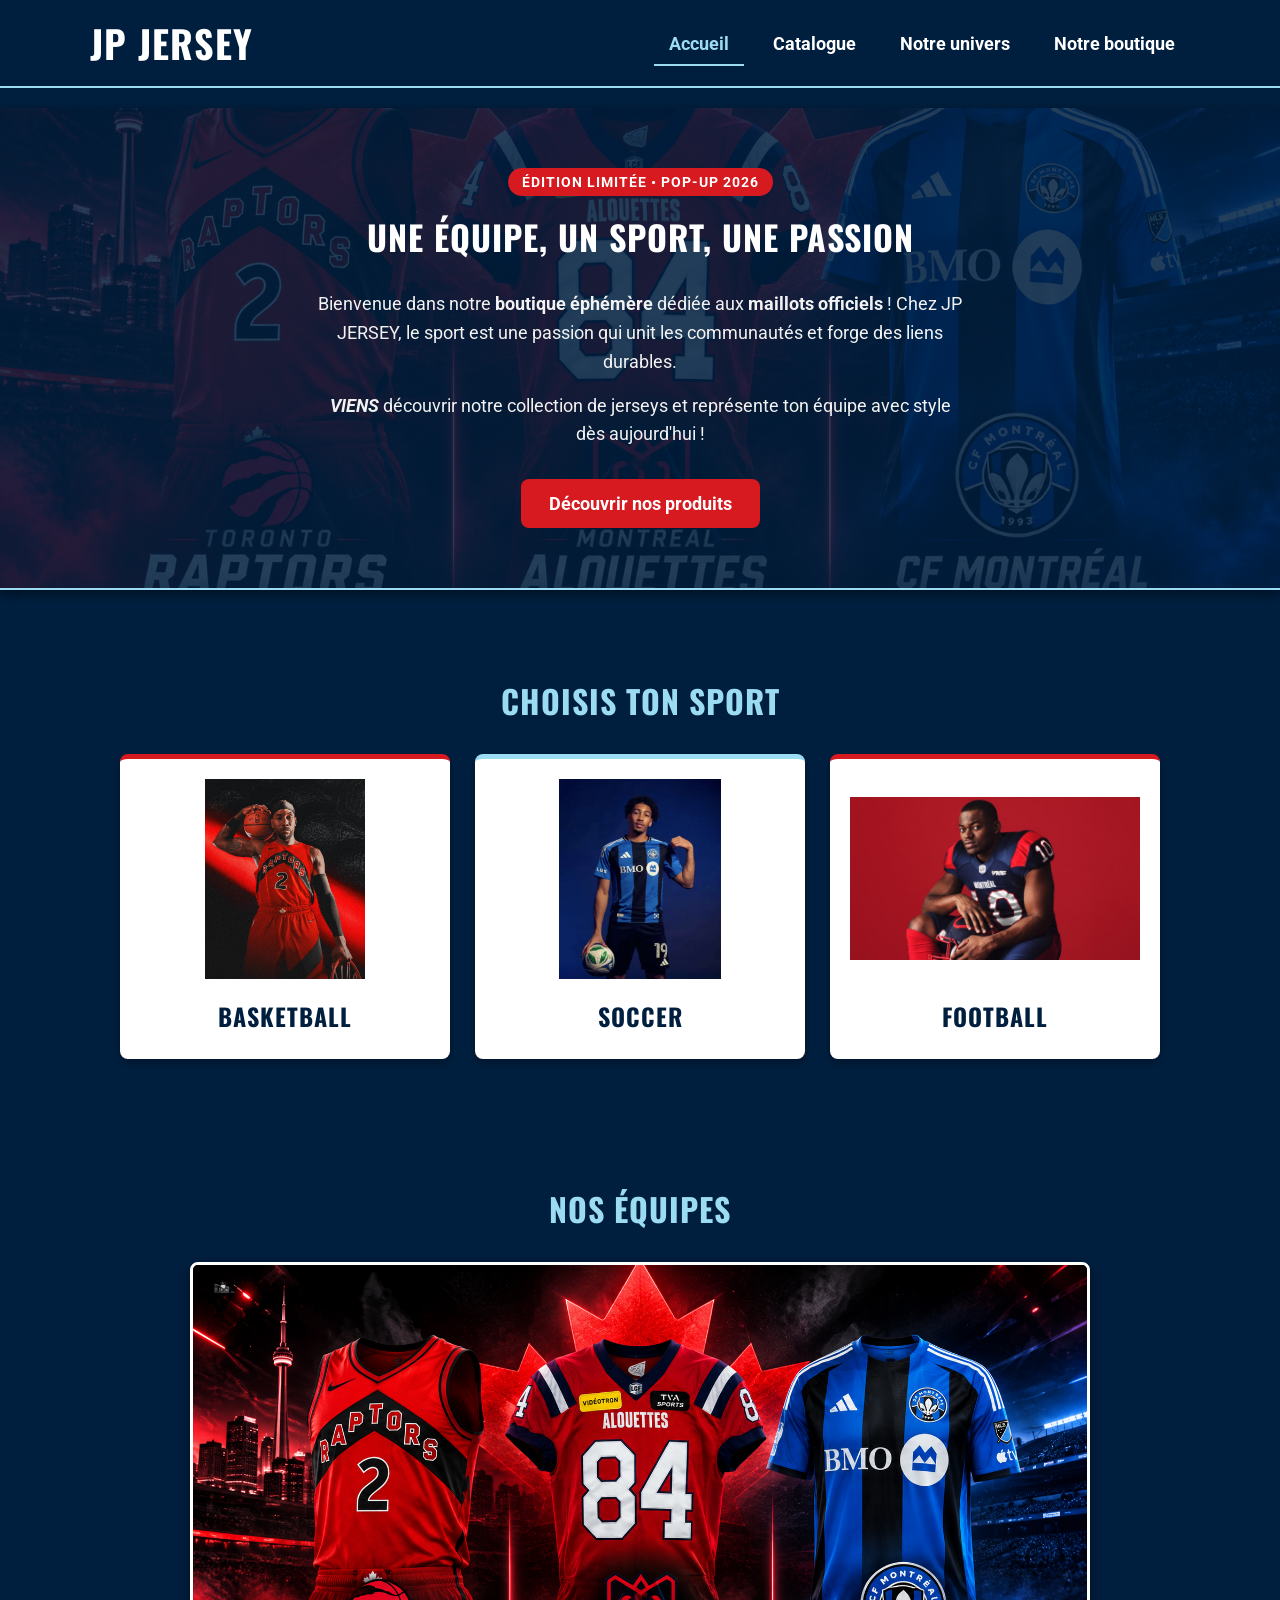
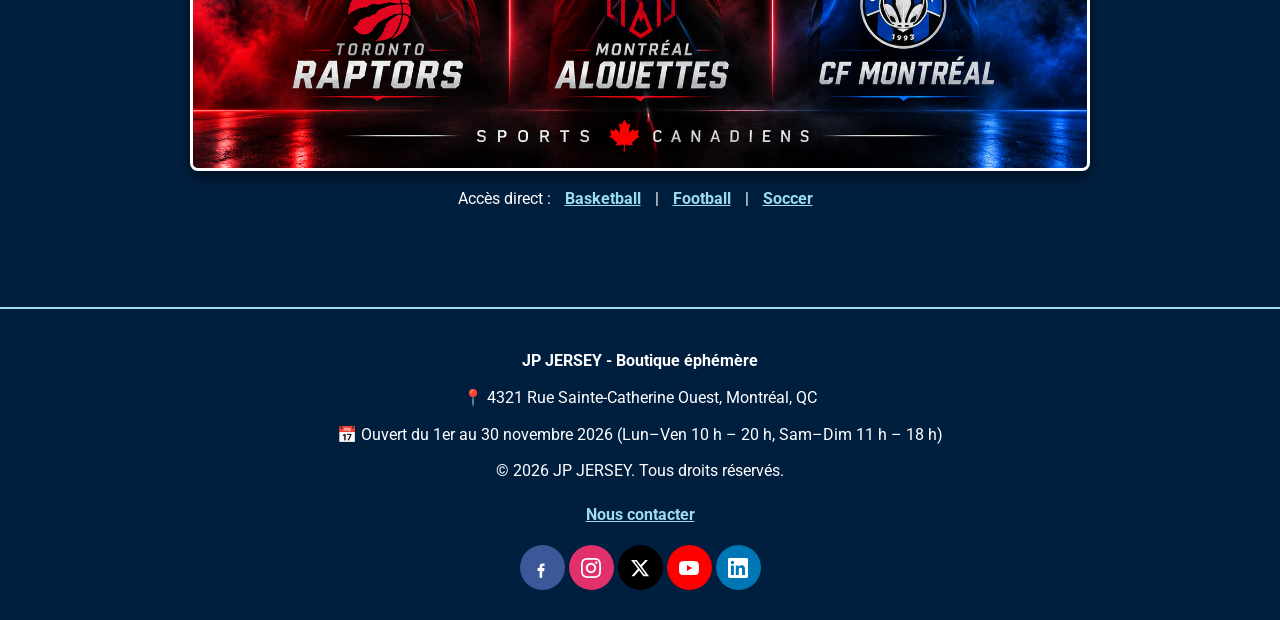
<file: index.html>
<!-- Patrice Yerkobo Doume (20358613) et Julien Luis-Jean (20275728) -->
<!DOCTYPE html>
<html lang="fr">
<head>
    <meta charset="UTF-8">
    <meta name="viewport" content="width=device-width, initial-scale=1.0">
    <title>JP JERSEY | Accueil</title>
    <link rel="preconnect" href="https://fonts.googleapis.com">
    <link rel="preconnect" href="https://fonts.gstatic.com" crossorigin>
    <link href="https://fonts.googleapis.com/css2?family=Oswald:wght@600;700&family=Roboto:wght@400;700&display=swap" rel="stylesheet">
    <link rel="stylesheet" href="style.css">
</head>
<body>
    <header>
        <div class="header-container">
            <h1>JP JERSEY</h1>
            <nav>
                <ul>
                    <li><a href="index.html" class="active">Accueil</a></li>
                    <li><a href="catalogue.html">Catalogue</a></li>
                    <li><a href="collection.html">Notre univers</a></li>
                    <li><a href="boutique.html">Notre boutique</a></li>
                </ul>
            </nav>
        </div>
    </header>

    <main>
        <section class="hero">
            <div class="hero-content">
                <span class="badge">ÉDITION LIMITÉE • POP-UP 2026</span>
                <h2>UNE ÉQUIPE, UN SPORT, UNE PASSION</h2>

                <p>
                    Bienvenue dans notre <strong>boutique éphémère</strong> dédiée aux <strong>maillots officiels</strong> ! 
                    Chez JP JERSEY, le sport est une passion qui unit les communautés et forge des liens durables.
                </p>
                <p>
                    <strong><em>VIENS</em></strong> découvrir notre collection de jerseys et représente ton équipe avec style dès aujourd'hui !
                </p>
                
                <a href="catalogue.html" class="btn">Découvrir nos produits</a>
            </div>
        </section>

        <section class="sport">
            <div class="sport-inner">
                <h2>CHOISIS TON SPORT</h2>

                <div class="sport-cards">
                    <a href="catalogue.html#basketball" class="img-card card-basket">
                        <img src="assets/basketball.png" alt="Maillot officiel de basketball des Toronto Raptors">
                        <h3>BASKETBALL</h3>
                    </a>

                    <a href="catalogue.html#soccer" class="img-card card-soccer">
                        <img src="assets/soccer.png" alt="Maillot officiel de soccer du CF Montréal">
                        <h3>SOCCER</h3>
                    </a>

                    <a href="catalogue.html#football" class="img-card card-football">
                        <img src="assets/football.png" alt="Maillot officiel de football des Montréal Alouettes">
                        <h3>FOOTBALL</h3>
                    </a>
                </div>
            </div>
        </section>

        <section class="sport">
            <div class="sport-inner">
                <h2>NOS ÉQUIPES</h2>

                <div class="vitrine-container">
                    <img src="assets/vitrine-sports.png" alt="Vitrine des sports JP Jersey - Raptors, Alouettes et CF Montréal" usemap="#sports" class="vitrine">
                </div>

                <map name="sports">
                    <area shape="rect" coords="0,0,300,500" href="catalogue.html#basketball" alt="Basketball - Toronto Raptors">
                    <area shape="rect" coords="300,0,600,500" href="catalogue.html#football" alt="Football - Montréal Alouettes">
                    <area shape="rect" coords="600,0,900,500" href="catalogue.html#soccer" alt="Soccer - CF Montréal">
                </map>

                <div class="liens-secours">
                    <p>Accès direct : 
                        <a href="catalogue.html#basketball">Basketball</a> | 
                        <a href="catalogue.html#football">Football</a> | 
                        <a href="catalogue.html#soccer">Soccer</a>
                    </p>
                </div>
            </div>
        </section>
    </main>

    <footer>
        <div class="footer-content">
            <p><strong>JP JERSEY - Boutique éphémère</strong></p>
            <p>📍 4321 Rue Sainte-Catherine Ouest, Montréal, QC</p>
            <p>📅 Ouvert du 1er au 30 novembre 2026 (Lun–Ven 10 h – 20 h, Sam–Dim 11 h – 18 h)</p>
            <p>© 2026 JP JERSEY. Tous droits réservés.</p>
            
            <div class="footer-contact">
                <a href="mailto:info@jpjersey.com" target="_blank" rel="noopener noreferrer">Nous contacter</a>
            </div>

            <div class="social-icons">
                <a href="https://www.facebook.com/jpjersey" target="_blank" rel="noopener noreferrer" class="fa fa-facebook" aria-label="Facebook">
                    <svg role="img" viewBox="0 0 24 24" xmlns="http://www.w3.org/2000/svg"><title>Facebook</title><path d="M9.101 23.691v-7.98H6.627v-3.667h2.474v-1.58c0-2.485 1.492-3.858 3.777-3.858 1.094 0 2.238.195 2.238.195v2.46h-1.26c-1.243 0-1.63.771-1.63 1.562v1.28h2.773l-.443 3.667h-2.33v7.98H9.101z"/></svg>
                </a>
                <a href="https://www.instagram.com/jpjersey" target="_blank" rel="noopener noreferrer" class="fa fa-instagram" aria-label="Instagram">
                    <svg role="img" viewBox="0 0 24 24" xmlns="http://www.w3.org/2000/svg"><title>Instagram</title><path d="M12 2.163c3.204 0 3.584.012 4.85.07 3.252.148 4.771 1.691 4.919 4.919.058 1.265.069 1.645.069 4.849 0 3.205-.012 3.584-.069 4.849-.149 3.225-1.664 4.771-4.919 4.919-1.266.058-1.644.07-4.85.07-3.204 0-3.584-.012-4.849-.07-3.26-.149-4.771-1.699-4.919-4.92-.058-1.265-.07-1.644-.07-4.849 0-3.204.013-3.583.07-4.849.149-3.227 1.664-4.771 4.919-4.919 1.266-.057 1.645-.069 4.849-.069zm0-2.163c-3.259 0-3.667.014-4.947.072-4.358.2-6.78 2.618-6.98 6.98-.059 1.281-.073 1.689-.073 4.948 0 3.259.014 3.668.072 4.948.2 4.358 2.618 6.78 6.98 6.98 1.281.058 1.689.072 4.948.072 3.259 0 3.668-.014 4.948-.072 4.354-.2 6.782-2.618 6.979-6.98.059-1.28.073-1.689.073-4.948 0-3.259-.014-3.667-.072-4.947-.196-4.354-2.617-6.78-6.979-6.98-1.281-.059-1.69-.073-4.949-.073zm0 5.838c-3.403 0-6.162 2.759-6.162 6.162s2.759 6.163 6.162 6.163 6.162-2.759 6.162-6.163c0-3.403-2.759-6.162-6.162-6.162zm0 10.162c-2.209 0-4-1.79-4-4 0-2.209 1.791-4 4-4s4 1.791 4 4c0 2.21-1.791 4-4 4zm6.406-11.845c-.796 0-1.441.645-1.441 1.44s.645 1.44 1.441 1.44c.795 0 1.439-.645 1.439-1.44s-.644-1.44-1.439-1.44z"/></svg>
                </a>
                <a href="https://www.twitter.com/jpjersey" target="_blank" rel="noopener noreferrer" class="fa fa-twitter" aria-label="X (Twitter)">
                    <svg role="img" viewBox="0 0 24 24" xmlns="http://www.w3.org/2000/svg"><title>X</title><path d="M18.244 2.25h3.308l-7.227 8.26 8.502 11.24H16.17l-5.214-6.817L4.99 21.75H1.68l7.73-8.835L1.254 2.25H8.08l4.713 6.231zm-1.161 17.52h1.833L7.084 4.126H5.117z"/></svg>
                </a>
                <a href="https://www.youtube.com/jpjersey" target="_blank" rel="noopener noreferrer" class="fa fa-youtube" aria-label="YouTube">
                    <svg role="img" viewBox="0 0 24 24" xmlns="http://www.w3.org/2000/svg"><title>YouTube</title><path d="M23.498 6.186a3.016 3.016 0 0 0-2.122-2.136C19.505 3.545 12 3.545 12 3.545s-7.505 0-9.377.505A3.017 3.017 0 0 0 .502 6.186C0 8.07 0 12 0 12s0 3.93.502 5.814a3.016 3.016 0 0 0 2.122 2.136c1.871.505 9.376.505 9.376.505s7.505 0 9.377-.505a3.015 3.015 0 0 0 2.122-2.136C24 15.93 24 12 24 12s0-3.93-.502-5.814zM9.545 15.568V8.432L15.818 12l-6.273 3.568z"/></svg>
                </a>
                <a href="https://www.linkedin.com/company/jpjersey" target="_blank" rel="noopener noreferrer" class="fa fa-linkedin" aria-label="LinkedIn">
                    <svg role="img" viewBox="0 0 24 24" xmlns="http://www.w3.org/2000/svg"><title>LinkedIn</title><path d="M20.447 20.452h-3.554v-5.569c0-1.328-.027-3.037-1.852-3.037-1.853 0-2.136 1.445-2.136 2.939v5.667H9.351V9h3.414v1.561h.046c.477-.9 1.637-1.85 3.37-1.85 3.601 0 4.267 2.37 4.267 5.455v6.286zM5.337 7.433c-1.144 0-2.063-.926-2.063-2.065 0-1.138.92-2.063 2.063-2.063 1.14 0 2.064.925 2.064 2.063 0 1.139-.925 2.065-2.064 2.065zm1.782 13.019H3.555V9h3.564v11.452zM22.225 0H1.771C.792 0 0 .774 0 1.729v20.542C0 23.227.792 24 1.771 24h20.451c.979 0 1.778-.773 1.778-1.729V1.729C24 .774 23.205 0 22.225 0z"/></svg>
                </a>
            </div>
        </div>
    </footer>
</body>
</html>
</file>
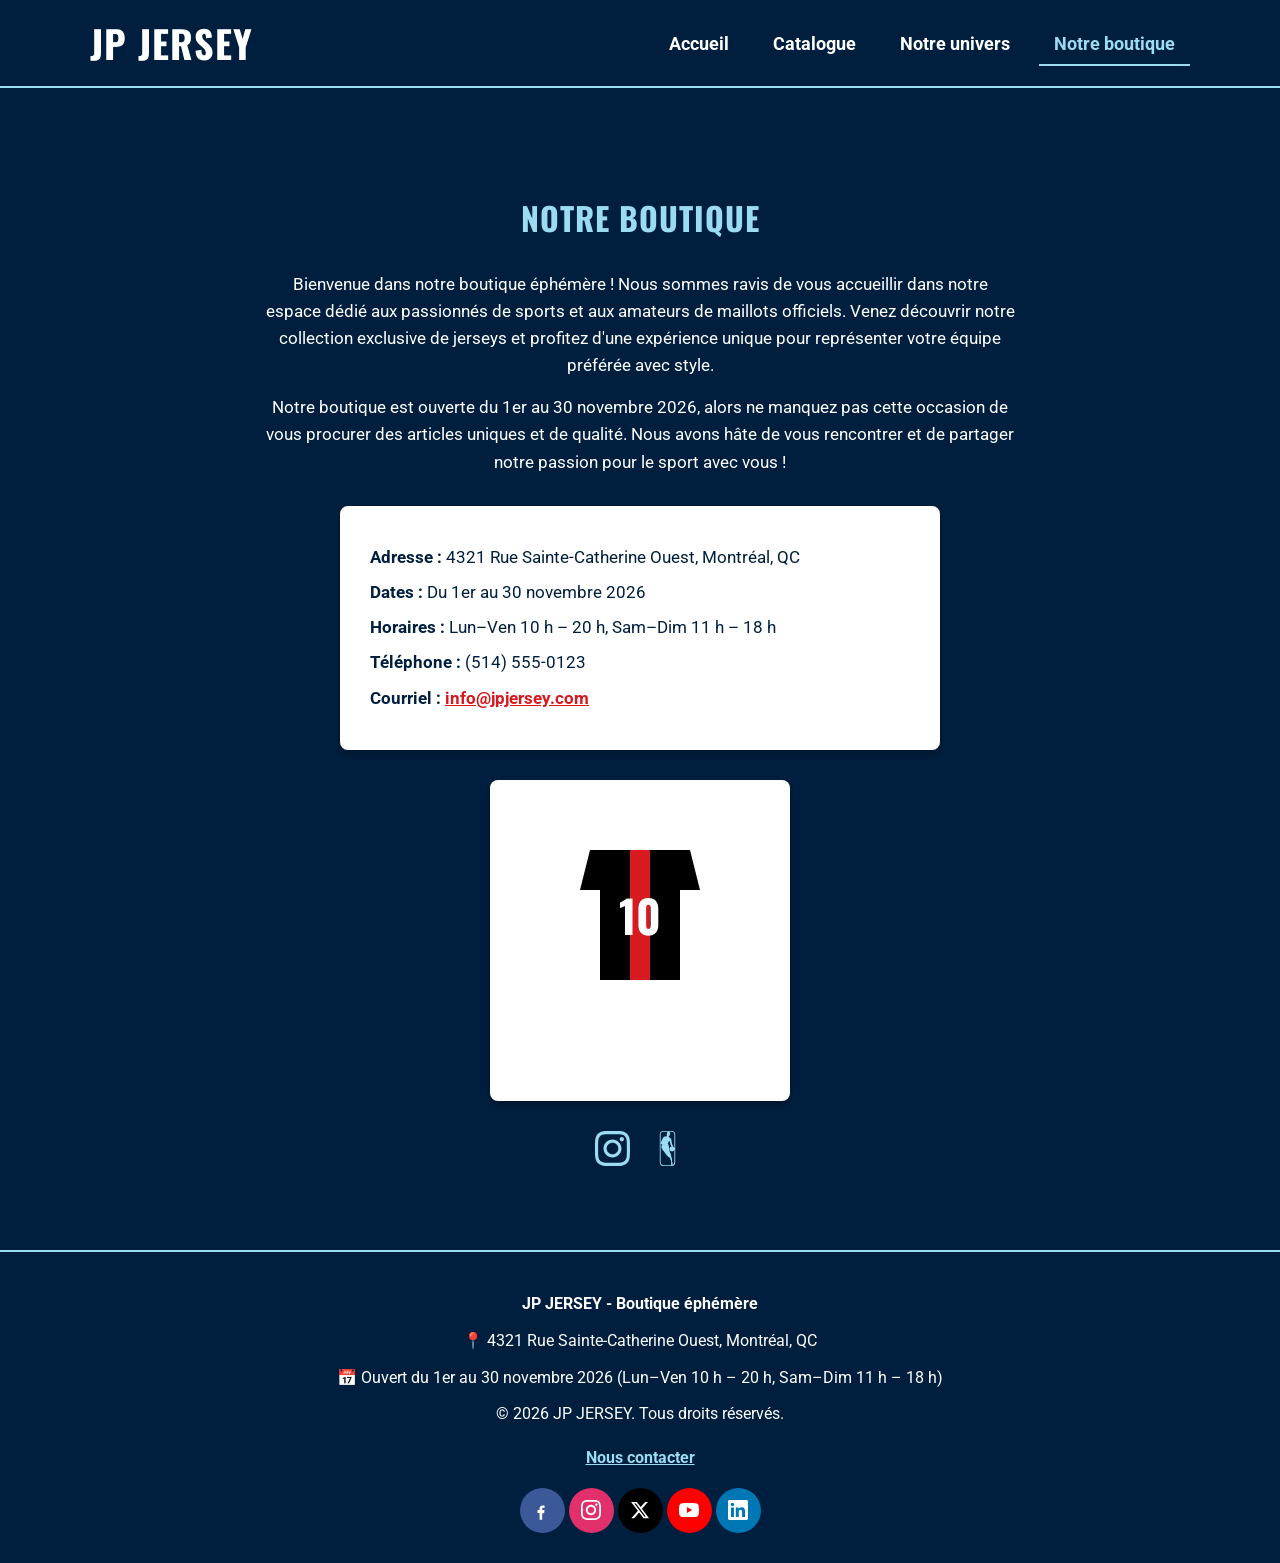
<file: boutique.html>
<!-- Patrice Yerkobo Doume (20358613) et Julien Luis-Jean (20275728) -->
<!DOCTYPE html>
<html lang="fr">
<head>
    <meta charset="UTF-8">
    <meta name="viewport" content="width=device-width, initial-scale=1.0">
    <title>JP JERSEY | Notre boutique</title>
    <link rel="preconnect" href="https://fonts.googleapis.com">
    <link rel="preconnect" href="https://fonts.gstatic.com" crossorigin>
    <link rel="preconnect" href="https://fonts.googleapis.com">
    <link rel="preconnect" href="https://fonts.gstatic.com" crossorigin>
    <link href="https://fonts.googleapis.com/css2?family=Oswald:wght@600;700&family=Roboto:wght@400;700&display=swap" rel="stylesheet">
    <link rel="stylesheet" href="style.css">
</head>
<body>
    <header>
        <div class="header-container">
            <h1>JP JERSEY</h1>

            <nav>
                <ul>
                    <li><a href="index.html">Accueil</a></li>
                    <li><a href="catalogue.html">Catalogue</a></li>
                    <li><a href="collection.html">Notre univers</a></li>
                    <li><a href="boutique.html" class="active">Notre boutique</a></li>
                </ul>
            </nav>
        </div>
    </header>

    <main>
        <section class="sport">
            < class="sport-inner">
                <h2 class="titre-page">NOTRE BOUTIQUE</h2>

                <p>
                    Bienvenue dans notre boutique éphémère ! Nous sommes ravis de vous accueillir dans notre espace dédié aux passionnés de sports et aux amateurs de maillots officiels.
                    Venez découvrir notre collection exclusive de jerseys et profitez d'une expérience unique pour représenter votre équipe préférée avec style.
                </p>

                <p>
                    Notre boutique est ouverte du 1er au 30 novembre 2026, alors ne manquez pas cette occasion de vous procurer des articles uniques et de qualité.
                    Nous avons hâte de vous rencontrer et de partager notre passion pour le sport avec vous !
                </p>

                <!-- Infos pratiques avec classes CSS au lieu de style="..." -->
                <div class="etapes boutique-infos">
                    <p><strong>Adresse :</strong> 4321 Rue Sainte-Catherine Ouest, Montréal, QC</p>
                    <p><strong>Dates :</strong> Du 1er au 30 novembre 2026</p>
                    <p><strong>Horaires :</strong> Lun–Ven 10 h – 20 h, Sam–Dim 11 h – 18 h</p>
                    <p><strong>Téléphone :</strong> (514) 555-0123</p>
                    <p><strong>Courriel :</strong> <a href="mailto:info@jpjersey.com" class="link-mail">info@jpjersey.com</a></p>
                </div>

                <!-- Maillot SVG fait à la main et animé -->
                <div class="maillot-container">
                    <svg class="maillot" width="200" height="200" viewBox="0 0 200 200" xmlns="http://www.w3.org/2000/svg">
                        <polygon class="corps-maillot" points="50,40 150,40 160,80 140,80 140,170 60,170 60,80 40,80" />
                        <rect class="bande-maillot" x="90" y="40" width="20" height="130" />
                        <text x="100" y="125" class="texte-numero">10</text>
                    </svg>
                    <p class="legende-svg">Maillot Collector JP Jersey</p>
                </div>

                <!-- Icônes SVG directes (Instagram & NBA officiel) sans Font Awesome -->
                <div class="social-svg-container">
                    <!-- Instagram -->
                    <a href="https://www.instagram.com/jpjersey" target="_blank" rel="noopener noreferrer" aria-label="Instagram">
                        <svg class="icon-svg" viewBox="0 0 24 24" xmlns="http://www.w3.org/2000/svg">
                            <path d="M12 2.163c3.204 0 3.584.012 4.85.07 3.252.148 4.771 1.691 4.919 4.919.058 1.265.069 1.645.069 4.849 0 3.205-.012 3.584-.069 4.849-.149 3.225-1.664 4.771-4.919 4.919-1.266.058-1.644.07-4.85.07-3.204 0-3.584-.012-4.849-.07-3.26-.149-4.771-1.699-4.919-4.92-.058-1.265-.07-1.644-.07-4.849 0-3.204.013-3.583.07-4.849.149-3.227 1.664-4.771 4.919-4.919 1.266-.057 1.645-.069 4.849-.069zm0-2.163c-3.259 0-3.667.014-4.947.072-4.358.2-6.78 2.618-6.98 6.98-.059 1.281-.073 1.689-.073 4.948 0 3.259.014 3.668.072 4.948.2 4.358 2.618 6.78 6.98 6.98 1.281.058 1.689.072 4.948.072 3.259 0 3.668-.014 4.948-.072 4.354-.2 6.782-2.618 6.979-6.98.059-1.28.073-1.689.073-4.948 0-3.259-.014-3.667-.072-4.947-.196-4.354-2.617-6.78-6.979-6.98-1.281-.059-1.69-.073-4.949-.073zm0 5.838c-3.403 0-6.162 2.759-6.162 6.162s2.759 6.163 6.162 6.163 6.162-2.759 6.162-6.163c0-3.403-2.759-6.162-6.162-6.162zm0 10.162c-2.209 0-4-1.79-4-4 0-2.209 1.791-4 4-4s4 1.791 4 4c0 2.21-1.791 4-4 4zm6.406-11.845c-.796 0-1.441.645-1.441 1.44s.645 1.44 1.441 1.44c.795 0 1.439-.645 1.439-1.44s-.644-1.44-1.439-1.44z"/>
                        </svg>
                    </a>

                    <!-- NBA (Officiel Simple Icons) -->
                    <a href="https://www.nba.com" target="_blank" rel="noopener noreferrer" aria-label="NBA">
                        <svg class="icon-svg" viewBox="0 0 24 24" xmlns="http://www.w3.org/2000/svg">
                            <path d="M9.19 0a2.486 2.486 0 0 0-2.485 2.484v19.029A2.488 2.488 0 0 0 9.19 24h5.615a2.493 2.493 0 0 0 2.49-2.487V2.484A2.488 2.488 0 0 0 14.81 0zm0 .584h3.21c-.62.237-.707.508-.73 1.366-.105.01-.325-.087-.25.434 0 0 .043.346.18.286-.133.918.023.99-.93 1.031l-.047.067c-.95.093-1.25-.027-2.05 1.603 0 0-.207.505-.268.714-.197.415-.674 1.328-.819 1.919-.046.2-.14.264-.01.553.185.417-.124.527.95.496V9.3s-.286.247-.346.398c-.061.147-.226.89-.22 1.237.019.917.767 1.683.992 2.597l.492.07c.282.634 1.495 2.355 1.743 2.582.057.159.365.355.545.551.149.141 1.025 1.1 2.054 1.692-.007-.001.164.344.249.618-.342.275.32.777.52 1.609.012.107-.19.222.114.495-.022 1.256-.402 1.918.241 2.266H9.191a1.9 1.9 0 0 1-1.9-1.901V2.486a1.9 1.9 0 0 1 1.9-1.902zm3.804.002h1.815a1.9 1.9 0 0 1 1.897 1.898v9.193a1.653 1.653 0 0 0-.22-.397c0-.255-.272-.249-.346-.344-.07-.081.067-.128-.407-.235-.09-.05-.158-.747-.158-.747-.07-.447-.229-.754-.467-1.227-.12-.243-.177-1.001-.305-1.386.071-1.767-.493-2.28-.95-2.569-.174-.11-.262-.191-.433-.29l-.005-.082c-.133-.126-.402-.264-.623-.362-.068-.07-.037-.22.01-.276.15-.02.348-.356.513-.703.129.009.174-.118.214-.19.138-.222.288-.413.096-.542.435-.777.154-1.301-.08-1.321-.095-.195-.26-.316-.551-.42zm.551 6.338c.06.319.34 1.929.456 2.187.123.259.535 1.05.73 1.54a1.69 1.69 0 0 0-1.294 1.646 1.692 1.692 0 0 0 1.693 1.691 1.692 1.692 0 0 0 1.576-1.066v8.59a1.887 1.887 0 0 1-1.598 1.877h-.017c.833-.502.319-1.46.16-2.022-.012-.033.014-.074.026-.1.045-.08-.045-.257-.045-.257-.098-.09-.127-.561-.182-.772-.089-.358.157-.971.157-1.18 0-.206-.156-.491-.445-.858-.069-.078-.276-1.86-.462-2.313-.258-.623-.339-.526-.64-1.266-.24-.525-.055-1.295-.59-3.085.005.006.12-.113.12-.113s-.422-1.55-.561-1.975c-.14-.426-.385-.456-.385-.456s.002-.172.012-.216c.02-.07.516-1.367.558-1.407.001-.03.717-.514.731-.445Z"/>
                        </svg>
                    </a>
                </div>
        </section>
    </main>

    <footer>
    <div class="footer-content">
        <p><strong>JP JERSEY - Boutique éphémère</strong></p>
        <p>📍 4321 Rue Sainte-Catherine Ouest, Montréal, QC</p>
        <p>📅 Ouvert du 1er au 30 novembre 2026 (Lun–Ven 10 h – 20 h, Sam–Dim 11 h – 18 h)</p>
        <p>© 2026 JP JERSEY. Tous droits réservés.</p>
        
        <div class="footer-contact">
            <a href="mailto:info@jpjersey.com" target="_blank" rel="noopener noreferrer">Nous contacter</a>
        </div>

        <div class="social-icons">
            <a href="https://www.facebook.com/jpjersey" target="_blank" rel="noopener noreferrer" class="fa fa-facebook" aria-label="Facebook">
                <svg role="img" viewBox="0 0 24 24" xmlns="http://www.w3.org/2000/svg"><title>Facebook</title><path d="M9.101 23.691v-7.98H6.627v-3.667h2.474v-1.58c0-2.485 1.492-3.858 3.777-3.858 1.094 0 2.238.195 2.238.195v2.46h-1.26c-1.243 0-1.63.771-1.63 1.562v1.28h2.773l-.443 3.667h-2.33v7.98H9.101z"/></svg>
            </a>
            <a href="https://www.instagram.com/jpjersey" target="_blank" rel="noopener noreferrer" class="fa fa-instagram" aria-label="Instagram">
                <svg role="img" viewBox="0 0 24 24" xmlns="http://www.w3.org/2000/svg"><title>Instagram</title><path d="M12 2.163c3.204 0 3.584.012 4.85.07 3.252.148 4.771 1.691 4.919 4.919.058 1.265.069 1.645.069 4.849 0 3.205-.012 3.584-.069 4.849-.149 3.225-1.664 4.771-4.919 4.919-1.266.058-1.644.07-4.85.07-3.204 0-3.584-.012-4.849-.07-3.26-.149-4.771-1.699-4.919-4.92-.058-1.265-.07-1.644-.07-4.849 0-3.204.013-3.583.07-4.849.149-3.227 1.664-4.771 4.919-4.919 1.266-.057 1.645-.069 4.849-.069zm0-2.163c-3.259 0-3.667.014-4.947.072-4.358.2-6.78 2.618-6.98 6.98-.059 1.281-.073 1.689-.073 4.948 0 3.259.014 3.668.072 4.948.2 4.358 2.618 6.78 6.98 6.98 1.281.058 1.689.072 4.948.072 3.259 0 3.668-.014 4.948-.072 4.354-.2 6.782-2.618 6.979-6.98.059-1.28.073-1.689.073-4.948 0-3.259-.014-3.667-.072-4.947-.196-4.354-2.617-6.78-6.979-6.98-1.281-.059-1.69-.073-4.949-.073zm0 5.838c-3.403 0-6.162 2.759-6.162 6.162s2.759 6.163 6.162 6.163 6.162-2.759 6.162-6.163c0-3.403-2.759-6.162-6.162-6.162zm0 10.162c-2.209 0-4-1.79-4-4 0-2.209 1.791-4 4-4s4 1.791 4 4c0 2.21-1.791 4-4 4zm6.406-11.845c-.796 0-1.441.645-1.441 1.44s.645 1.44 1.441 1.44c.795 0 1.439-.645 1.439-1.44s-.644-1.44-1.439-1.44z"/></svg>
            </a>
            <a href="https://www.twitter.com/jpjersey" target="_blank" rel="noopener noreferrer" class="fa fa-twitter" aria-label="X (Twitter)">
                <svg role="img" viewBox="0 0 24 24" xmlns="http://www.w3.org/2000/svg"><title>X</title><path d="M18.244 2.25h3.308l-7.227 8.26 8.502 11.24H16.17l-5.214-6.817L4.99 21.75H1.68l7.73-8.835L1.254 2.25H8.08l4.713 6.231zm-1.161 17.52h1.833L7.084 4.126H5.117z"/></svg>
            </a>
            <a href="https://www.youtube.com/jpjersey" target="_blank" rel="noopener noreferrer" class="fa fa-youtube" aria-label="YouTube">
                <svg role="img" viewBox="0 0 24 24" xmlns="http://www.w3.org/2000/svg"><title>YouTube</title><path d="M23.498 6.186a3.016 3.016 0 0 0-2.122-2.136C19.505 3.545 12 3.545 12 3.545s-7.505 0-9.377.505A3.017 3.017 0 0 0 .502 6.186C0 8.07 0 12 0 12s0 3.93.502 5.814a3.016 3.016 0 0 0 2.122 2.136c1.871.505 9.376.505 9.376.505s7.505 0 9.377-.505a3.015 3.015 0 0 0 2.122-2.136C24 15.93 24 12 24 12s0-3.93-.502-5.814zM9.545 15.568V8.432L15.818 12l-6.273 3.568z"/></svg>
            </a>
            <a href="https://www.linkedin.com/company/jpjersey" target="_blank" rel="noopener noreferrer" class="fa fa-linkedin" aria-label="LinkedIn">
                <svg role="img" viewBox="0 0 24 24" xmlns="http://www.w3.org/2000/svg"><title>LinkedIn</title><path d="M20.447 20.452h-3.554v-5.569c0-1.328-.027-3.037-1.852-3.037-1.853 0-2.136 1.445-2.136 2.939v5.667H9.351V9h3.414v1.561h.046c.477-.9 1.637-1.85 3.37-1.85 3.601 0 4.267 2.37 4.267 5.455v6.286zM5.337 7.433c-1.144 0-2.063-.926-2.063-2.065 0-1.138.92-2.063 2.063-2.063 1.14 0 2.064.925 2.064 2.063 0 1.139-.925 2.065-2.064 2.065zm1.782 13.019H3.555V9h3.564v11.452zM22.225 0H1.771C.792 0 0 .774 0 1.729v20.542C0 23.227.792 24 1.771 24h20.451c.979 0 1.778-.773 1.778-1.729V1.729C24 .774 23.205 0 22.225 0z"/></svg>
            </a>
        </div>
    </div>
</footer>
</body>
</html>
</file>
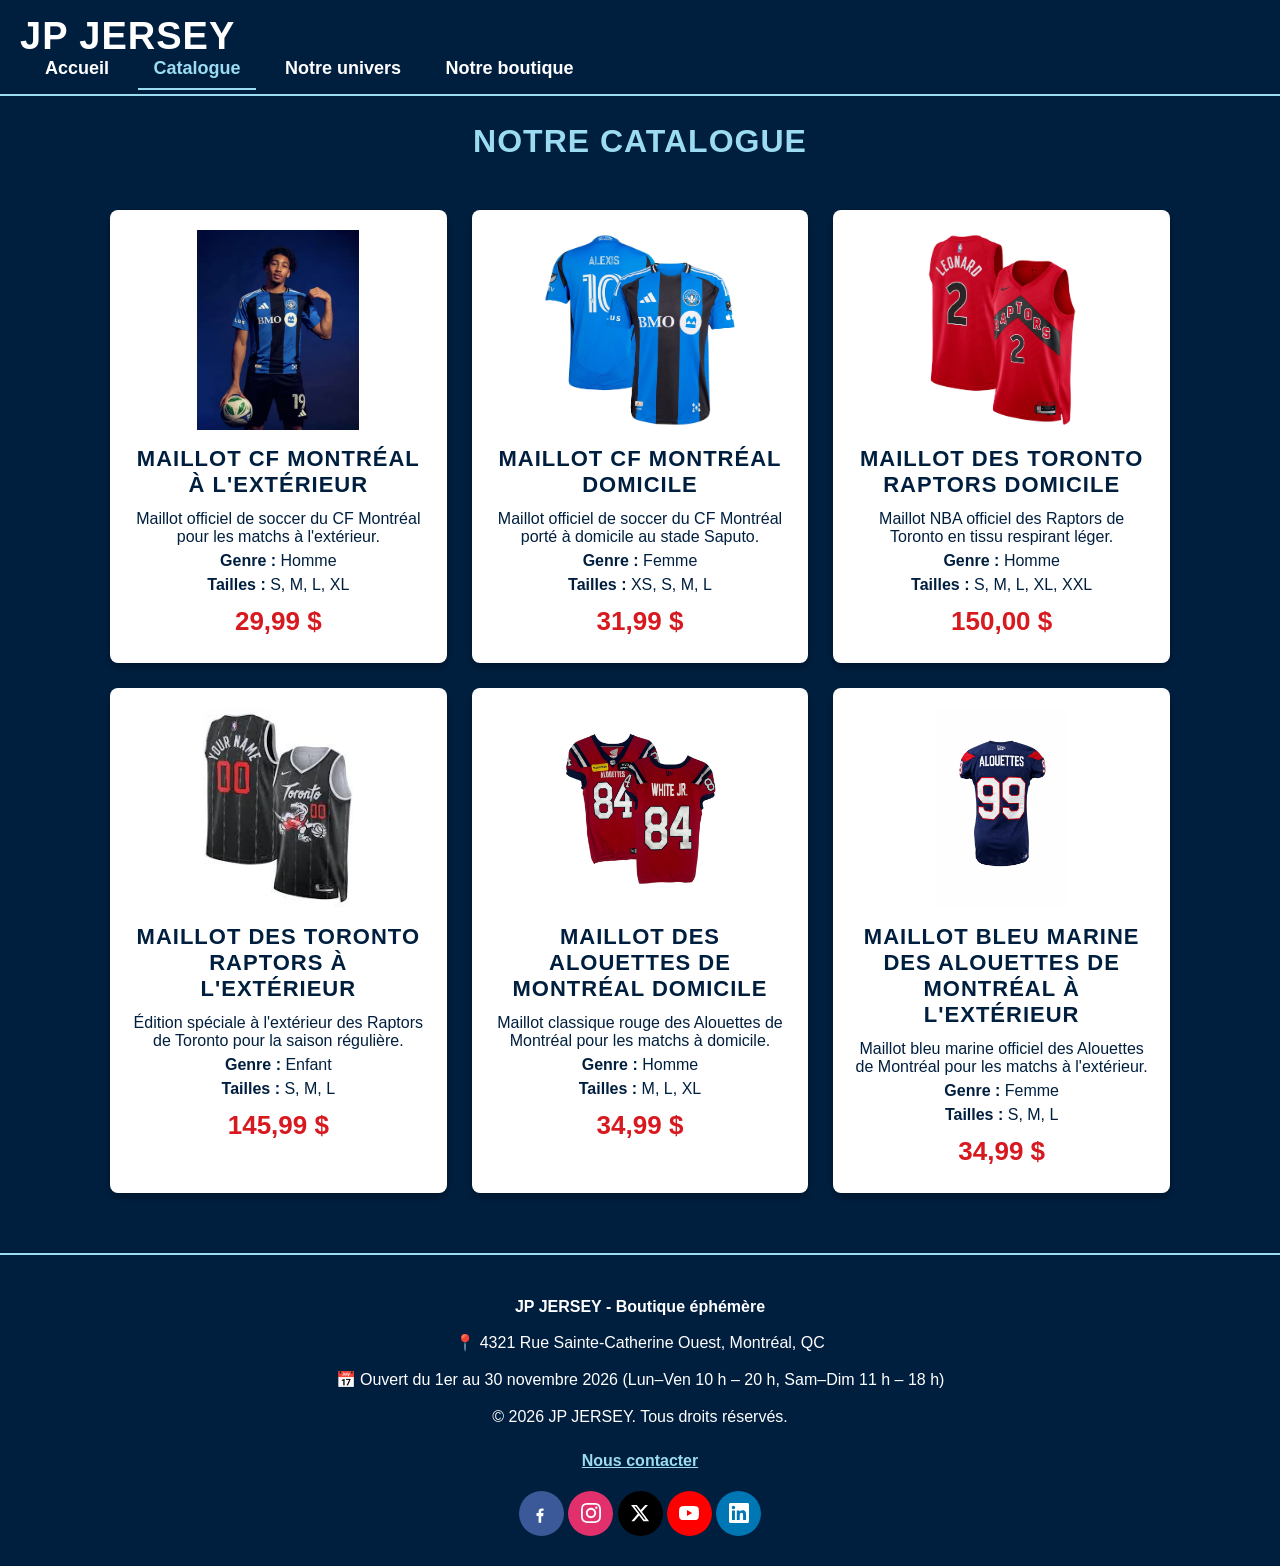
<file: catalogue.html>
<!-- Patrice Yerkobo Doume (20358613) et Julien Luis-Jean (20275728) -->
<!DOCTYPE html>
<html lang="fr">
<head>
    <meta charset="UTF-8">
    <meta name="viewport" content="width=device-width, initial-scale=1.0">
    <title>JP JERSEY | Catalogue</title>
    <link rel="stylesheet" href="style.css">
</head>
<body>
    <header>
        <h1>JP JERSEY</h1>

        <nav>
            <ul>
                <li><a href="index.html">Accueil</a></li>
                <li><a href="catalogue.html" class="active">Catalogue</a></li>
                <li><a href="collection.html">Notre univers</a></li>
                <li><a href="boutique.html">Notre boutique</a></li>
            </ul>
        </nav>
    </header>

    <main>
        <h2 class="titre-page">NOTRE CATALOGUE</h2>

        <div class="grille">
            <article class="carte" id="soccer">
                <img src="assets/soccer.png" alt="Maillot CF Montréal extérieur">
                <h3>Maillot CF Montréal à l'extérieur</h3>
                <p>Maillot officiel de soccer du CF Montréal pour les matchs à l'extérieur.</p>
                <p><strong>Genre :</strong> Homme</p>
                <p><strong>Tailles :</strong> S, M, L, XL</p>
                <p class="prix">29,99 $</p>
            </article>

            <article class="carte">
                <img src="assets/soccerJersey.png" alt="Maillot CF Montréal domicile">
                <h3>Maillot CF Montréal domicile</h3>
                <p>Maillot officiel de soccer du CF Montréal porté à domicile au stade Saputo.</p>
                <p><strong>Genre :</strong> Femme</p>
                <p><strong>Tailles :</strong> XS, S, M, L</p>
                <p class="prix">31,99 $</p>
            </article>

            <article class="carte" id="basketball">
                <img src="assets/basketballJersey.png" alt="Maillot des Toronto Raptors domicile">
                <h3>Maillot des Toronto Raptors domicile</h3>
                <p>Maillot NBA officiel des Raptors de Toronto en tissu respirant léger.</p>
                <p><strong>Genre :</strong> Homme</p>
                <p><strong>Tailles :</strong> S, M, L, XL, XXL</p>
                <p class="prix">150,00 $</p>
            </article>

            <article class="carte">
                <img src="assets/basketballJerseyOutside.webp" alt="Maillot des Toronto Raptors extérieur">
                <h3>Maillot des Toronto Raptors à l'extérieur</h3>
                <p>Édition spéciale à l'extérieur des Raptors de Toronto pour la saison régulière.</p>
                <p><strong>Genre :</strong> Enfant</p>
                <p><strong>Tailles :</strong> S, M, L</p>
                <p class="prix">145,99 $</p>
            </article>

            <article class="carte" id="football">
                <img src="assets/footballJersey.png" alt="Maillot des Alouettes de Montréal domicile">
                <h3>Maillot des Alouettes de Montréal domicile</h3>
                <p>Maillot classique rouge des Alouettes de Montréal pour les matchs à domicile.</p>
                <p><strong>Genre :</strong> Homme</p>
                <p><strong>Tailles :</strong> M, L, XL</p>
                <p class="prix">34,99 $</p>
            </article>

            <article class="carte">
                <img src="assets/footballJerseyOut.webp" alt="Maillot des Alouettes de Montréal extérieur">
                <h3>Maillot bleu marine des Alouettes de Montréal à l'extérieur</h3>
                <p>Maillot bleu marine officiel des Alouettes de Montréal pour les matchs à l'extérieur.</p>
                <p><strong>Genre :</strong> Femme</p>
                <p><strong>Tailles :</strong> S, M, L</p>
                <p class="prix">34,99 $</p>
            </article>
        </div>
    </main>

    <footer>
    <div class="footer-content">
        <p><strong>JP JERSEY - Boutique éphémère</strong></p>
        <p>📍 4321 Rue Sainte-Catherine Ouest, Montréal, QC</p>
        <p>📅 Ouvert du 1er au 30 novembre 2026 (Lun–Ven 10 h – 20 h, Sam–Dim 11 h – 18 h)</p>
        <p>© 2026 JP JERSEY. Tous droits réservés.</p>
        
        <div class="footer-contact">
            <a href="mailto:info@jpjersey.com" target="_blank" rel="noopener noreferrer">Nous contacter</a>
        </div>

        <div class="social-icons">
            <a href="https://www.facebook.com/jpjersey" target="_blank" rel="noopener noreferrer" class="fa fa-facebook" aria-label="Facebook">
                <svg role="img" viewBox="0 0 24 24" xmlns="http://www.w3.org/2000/svg"><title>Facebook</title><path d="M9.101 23.691v-7.98H6.627v-3.667h2.474v-1.58c0-2.485 1.492-3.858 3.777-3.858 1.094 0 2.238.195 2.238.195v2.46h-1.26c-1.243 0-1.63.771-1.63 1.562v1.28h2.773l-.443 3.667h-2.33v7.98H9.101z"/></svg>
            </a>
            <a href="https://www.instagram.com/jpjersey" target="_blank" rel="noopener noreferrer" class="fa fa-instagram" aria-label="Instagram">
                <svg role="img" viewBox="0 0 24 24" xmlns="http://www.w3.org/2000/svg"><title>Instagram</title><path d="M12 2.163c3.204 0 3.584.012 4.85.07 3.252.148 4.771 1.691 4.919 4.919.058 1.265.069 1.645.069 4.849 0 3.205-.012 3.584-.069 4.849-.149 3.225-1.664 4.771-4.919 4.919-1.266.058-1.644.07-4.85.07-3.204 0-3.584-.012-4.849-.07-3.26-.149-4.771-1.699-4.919-4.92-.058-1.265-.07-1.644-.07-4.849 0-3.204.013-3.583.07-4.849.149-3.227 1.664-4.771 4.919-4.919 1.266-.057 1.645-.069 4.849-.069zm0-2.163c-3.259 0-3.667.014-4.947.072-4.358.2-6.78 2.618-6.98 6.98-.059 1.281-.073 1.689-.073 4.948 0 3.259.014 3.668.072 4.948.2 4.358 2.618 6.78 6.98 6.98 1.281.058 1.689.072 4.948.072 3.259 0 3.668-.014 4.948-.072 4.354-.2 6.782-2.618 6.979-6.98.059-1.28.073-1.689.073-4.948 0-3.259-.014-3.667-.072-4.947-.196-4.354-2.617-6.78-6.979-6.98-1.281-.059-1.69-.073-4.949-.073zm0 5.838c-3.403 0-6.162 2.759-6.162 6.162s2.759 6.163 6.162 6.163 6.162-2.759 6.162-6.163c0-3.403-2.759-6.162-6.162-6.162zm0 10.162c-2.209 0-4-1.79-4-4 0-2.209 1.791-4 4-4s4 1.791 4 4c0 2.21-1.791 4-4 4zm6.406-11.845c-.796 0-1.441.645-1.441 1.44s.645 1.44 1.441 1.44c.795 0 1.439-.645 1.439-1.44s-.644-1.44-1.439-1.44z"/></svg>
            </a>
            <a href="https://www.twitter.com/jpjersey" target="_blank" rel="noopener noreferrer" class="fa fa-twitter" aria-label="X (Twitter)">
                <svg role="img" viewBox="0 0 24 24" xmlns="http://www.w3.org/2000/svg"><title>X</title><path d="M18.244 2.25h3.308l-7.227 8.26 8.502 11.24H16.17l-5.214-6.817L4.99 21.75H1.68l7.73-8.835L1.254 2.25H8.08l4.713 6.231zm-1.161 17.52h1.833L7.084 4.126H5.117z"/></svg>
            </a>
            <a href="https://www.youtube.com/jpjersey" target="_blank" rel="noopener noreferrer" class="fa fa-youtube" aria-label="YouTube">
                <svg role="img" viewBox="0 0 24 24" xmlns="http://www.w3.org/2000/svg"><title>YouTube</title><path d="M23.498 6.186a3.016 3.016 0 0 0-2.122-2.136C19.505 3.545 12 3.545 12 3.545s-7.505 0-9.377.505A3.017 3.017 0 0 0 .502 6.186C0 8.07 0 12 0 12s0 3.93.502 5.814a3.016 3.016 0 0 0 2.122 2.136c1.871.505 9.376.505 9.376.505s7.505 0 9.377-.505a3.015 3.015 0 0 0 2.122-2.136C24 15.93 24 12 24 12s0-3.93-.502-5.814zM9.545 15.568V8.432L15.818 12l-6.273 3.568z"/></svg>
            </a>
            <a href="https://www.linkedin.com/company/jpjersey" target="_blank" rel="noopener noreferrer" class="fa fa-linkedin" aria-label="LinkedIn">
                <svg role="img" viewBox="0 0 24 24" xmlns="http://www.w3.org/2000/svg"><title>LinkedIn</title><path d="M20.447 20.452h-3.554v-5.569c0-1.328-.027-3.037-1.852-3.037-1.853 0-2.136 1.445-2.136 2.939v5.667H9.351V9h3.414v1.561h.046c.477-.9 1.637-1.85 3.37-1.85 3.601 0 4.267 2.37 4.267 5.455v6.286zM5.337 7.433c-1.144 0-2.063-.926-2.063-2.065 0-1.138.92-2.063 2.063-2.063 1.14 0 2.064.925 2.064 2.063 0 1.139-.925 2.065-2.064 2.065zm1.782 13.019H3.555V9h3.564v11.452zM22.225 0H1.771C.792 0 0 .774 0 1.729v20.542C0 23.227.792 24 1.771 24h20.451c.979 0 1.778-.773 1.778-1.729V1.729C24 .774 23.205 0 22.225 0z"/></svg>
            </a>
        </div>
    </div>
</footer>
</body>
</html>
</file>
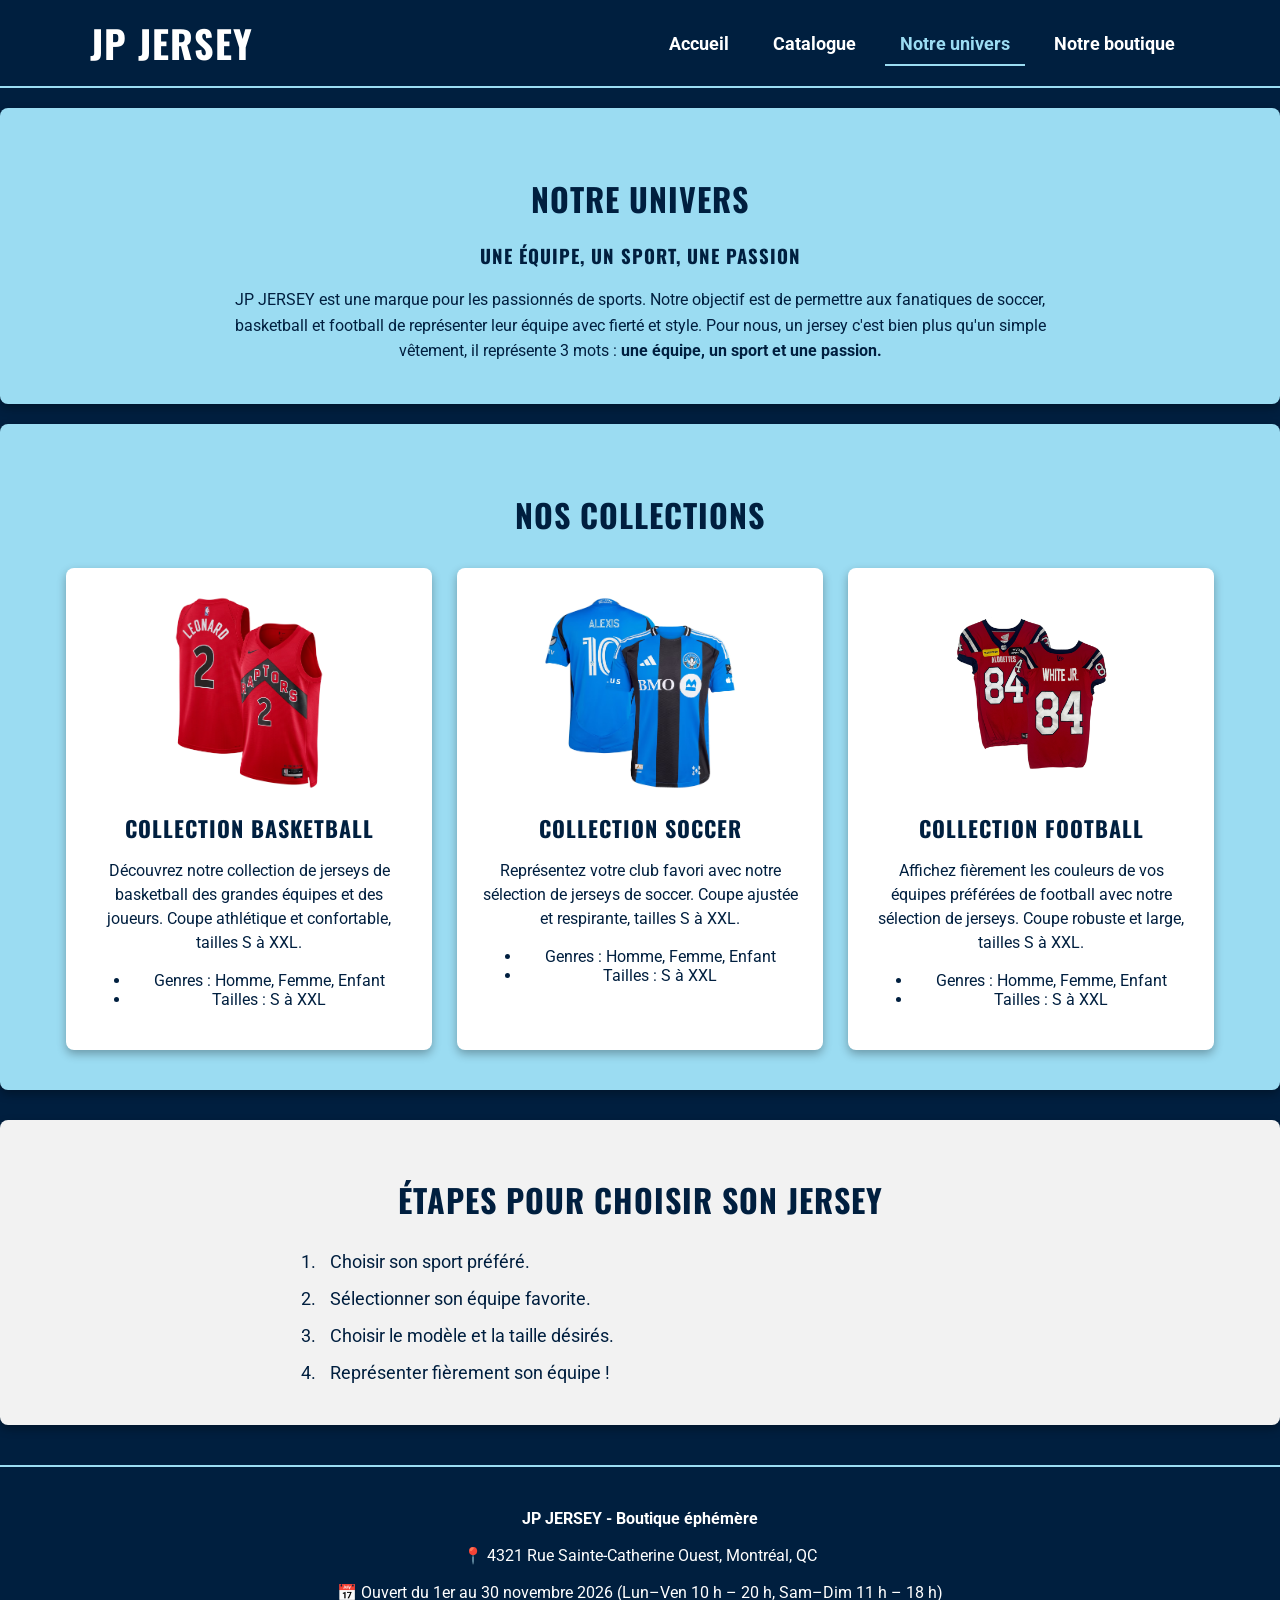
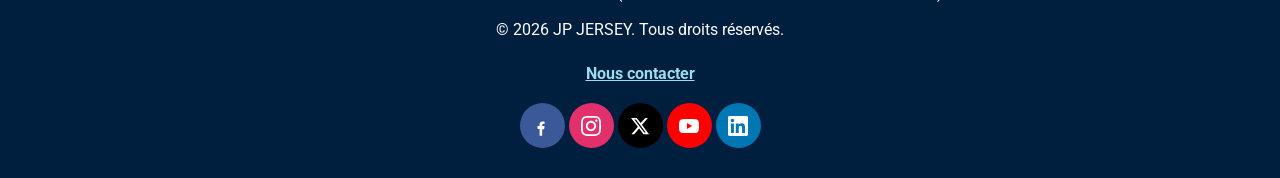
<file: collection.html>
<!-- Patrice Yerkobo Doume (20358613) et Julien Luis-Jean (20275728) -->
<!DOCTYPE html>
<html lang="fr">
<head>
    <meta charset="UTF-8">
    <meta name="viewport" content="width=device-width, initial-scale=1.0">
    <title>JP JERSEY | Notre univers</title>
    <link rel="preconnect" href="https://fonts.googleapis.com">
    <link rel="preconnect" href="https://fonts.gstatic.com" crossorigin>
    <link href="https://fonts.googleapis.com/css2?family=Oswald:wght@600;700&family=Roboto:wght@400;700&display=swap" rel="stylesheet">
    <link rel="stylesheet" href="style.css">
</head>
<body>
    <header>
        <div class="header-container">
            <h1>JP JERSEY</h1>
            <nav>
                <ul>
                    <li><a href="index.html">Accueil</a></li>
                    <li><a href="catalogue.html">Catalogue</a></li>
                    <li><a href="collection.html" class="active">Notre univers</a></li>
                    <li><a href="boutique.html">Notre boutique</a></li>
                </ul>
            </nav>
        </div>
    </header>

    <main>
        <section class="collection">
            <h2>NOTRE UNIVERS</h2>

            <h3>Une équipe, un sport, une passion</h3>

            <p>
                JP JERSEY est une marque pour les passionnés de sports.
                Notre objectif est de permettre aux fanatiques de soccer, basketball
                et football de représenter leur équipe avec fierté et style.
                Pour nous, un jersey c'est bien plus qu'un simple vêtement,
                il représente 3 mots : <strong>une équipe, un sport et une passion.</strong>
            </p>
        </section>

        <section class="collection">
            <h2>NOS COLLECTIONS</h2>

            <div class="collection-container">
                <div class="collection-card">
                    <img src="assets/basketballJersey.png" alt="Jersey de Basketball">
                    <h3>Collection Basketball</h3>
                    <p>
                        Découvrez notre collection de jerseys de basketball des grandes équipes et des joueurs.
                        Coupe athlétique et confortable, tailles S à XXL.
                    </p>
                    <ul>
                        <li>Genres : Homme, Femme, Enfant</li>
                        <li>Tailles : S à XXL</li>
                    </ul>
                </div>

                <div class="collection-card">
                    <img src="assets/soccerJersey.png" alt="Jersey de Soccer">
                    <h3>Collection Soccer</h3>
                    <p>
                        Représentez votre club favori avec notre sélection de jerseys de soccer.
                        Coupe ajustée et respirante, tailles S à XXL.
                    </p>
                    <ul>
                        <li>Genres : Homme, Femme, Enfant</li>
                        <li>Tailles : S à XXL</li>
                    </ul>
                </div>

                <div class="collection-card">
                    <img src="assets/footballJersey.png" alt="Jersey de Football">
                    <h3>Collection Football</h3>
                    <p>
                        Affichez fièrement les couleurs de vos équipes préférées de football avec notre sélection de jerseys.
                        Coupe robuste et large, tailles S à XXL.
                    </p>
                    <ul>
                        <li>Genres : Homme, Femme, Enfant</li>
                        <li>Tailles : S à XXL</li>
                    </ul>
                </div>
            </div>
        </section>

        <section class="etapes">
            <h2>ÉTAPES POUR CHOISIR SON JERSEY</h2>

            <ol>
                <li>Choisir son sport préféré.</li>
                <li>Sélectionner son équipe favorite.</li>
                <li>Choisir le modèle et la taille désirés.</li>
                <li>Représenter fièrement son équipe !</li>
            </ol>
        </section>
    </main>

    <footer>
        <div class="footer-content">
            <p><strong>JP JERSEY - Boutique éphémère</strong></p>
            <p>📍 4321 Rue Sainte-Catherine Ouest, Montréal, QC</p>
            <p>📅 Ouvert du 1er au 30 novembre 2026 (Lun–Ven 10 h – 20 h, Sam–Dim 11 h – 18 h)</p>
            <p>© 2026 JP JERSEY. Tous droits réservés.</p>
            
            <div class="footer-contact">
                <a href="mailto:info@jpjersey.com" target="_blank" rel="noopener noreferrer">Nous contacter</a>
            </div>

            <div class="social-icons">
                <a href="https://www.facebook.com/jpjersey" target="_blank" rel="noopener noreferrer" class="fa fa-facebook" aria-label="Facebook">
                    <svg role="img" viewBox="0 0 24 24" xmlns="http://www.w3.org/2000/svg"><title>Facebook</title><path d="M9.101 23.691v-7.98H6.627v-3.667h2.474v-1.58c0-2.485 1.492-3.858 3.777-3.858 1.094 0 2.238.195 2.238.195v2.46h-1.26c-1.243 0-1.63.771-1.63 1.562v1.28h2.773l-.443 3.667h-2.33v7.98H9.101z"/></svg>
                </a>
                <a href="https://www.instagram.com/jpjersey" target="_blank" rel="noopener noreferrer" class="fa fa-instagram" aria-label="Instagram">
                    <svg role="img" viewBox="0 0 24 24" xmlns="http://www.w3.org/2000/svg"><title>Instagram</title><path d="M12 2.163c3.204 0 3.584.012 4.85.07 3.252.148 4.771 1.691 4.919 4.919.058 1.265.069 1.645.069 4.849 0 3.205-.012 3.584-.069 4.849-.149 3.225-1.664 4.771-4.919 4.919-1.266.058-1.644.07-4.85.07-3.204 0-3.584-.012-4.849-.07-3.26-.149-4.771-1.699-4.919-4.92-.058-1.265-.07-1.644-.07-4.849 0-3.204.013-3.583.07-4.849.149-3.227 1.664-4.771 4.919-4.919 1.266-.057 1.645-.069 4.849-.069zm0-2.163c-3.259 0-3.667.014-4.947.072-4.358.2-6.78 2.618-6.98 6.98-.059 1.281-.073 1.689-.073 4.948 0 3.259.014 3.668.072 4.948.2 4.358 2.618 6.78 6.98 6.98 1.281.058 1.689.072 4.948.072 3.259 0 3.668-.014 4.948-.072 4.354-.2 6.782-2.618 6.979-6.98.059-1.28.073-1.689.073-4.948 0-3.259-.014-3.667-.072-4.947-.196-4.354-2.617-6.78-6.979-6.98-1.281-.059-1.69-.073-4.949-.073zm0 5.838c-3.403 0-6.162 2.759-6.162 6.162s2.759 6.163 6.162 6.163 6.162-2.759 6.162-6.163c0-3.403-2.759-6.162-6.162-6.162zm0 10.162c-2.209 0-4-1.79-4-4 0-2.209 1.791-4 4-4s4 1.791 4 4c0 2.21-1.791 4-4 4zm6.406-11.845c-.796 0-1.441.645-1.441 1.44s.645 1.44 1.441 1.44c.795 0 1.439-.645 1.439-1.44s-.644-1.44-1.439-1.44z"/></svg>
                </a>
                <a href="https://www.twitter.com/jpjersey" target="_blank" rel="noopener noreferrer" class="fa fa-twitter" aria-label="X (Twitter)">
                    <svg role="img" viewBox="0 0 24 24" xmlns="http://www.w3.org/2000/svg"><title>X</title><path d="M18.244 2.25h3.308l-7.227 8.26 8.502 11.24H16.17l-5.214-6.817L4.99 21.75H1.68l7.73-8.835L1.254 2.25H8.08l4.713 6.231zm-1.161 17.52h1.833L7.084 4.126H5.117z"/></svg>
                </a>
                <a href="https://www.youtube.com/jpjersey" target="_blank" rel="noopener noreferrer" class="fa fa-youtube" aria-label="YouTube">
                    <svg role="img" viewBox="0 0 24 24" xmlns="http://www.w3.org/2000/svg"><title>YouTube</title><path d="M23.498 6.186a3.016 3.016 0 0 0-2.122-2.136C19.505 3.545 12 3.545 12 3.545s-7.505 0-9.377.505A3.017 3.017 0 0 0 .502 6.186C0 8.07 0 12 0 12s0 3.93.502 5.814a3.016 3.016 0 0 0 2.122 2.136c1.871.505 9.376.505 9.376.505s7.505 0 9.377-.505a3.015 3.015 0 0 0 2.122-2.136C24 15.93 24 12 24 12s0-3.93-.502-5.814zM9.545 15.568V8.432L15.818 12l-6.273 3.568z"/></svg>
                </a>
                <a href="https://www.linkedin.com/company/jpjersey" target="_blank" rel="noopener noreferrer" class="fa fa-linkedin" aria-label="LinkedIn">
                    <svg role="img" viewBox="0 0 24 24" xmlns="http://www.w3.org/2000/svg"><title>LinkedIn</title><path d="M20.447 20.452h-3.554v-5.569c0-1.328-.027-3.037-1.852-3.037-1.853 0-2.136 1.445-2.136 2.939v5.667H9.351V9h3.414v1.561h.046c.477-.9 1.637-1.85 3.37-1.85 3.601 0 4.267 2.37 4.267 5.455v6.286zM5.337 7.433c-1.144 0-2.063-.926-2.063-2.065 0-1.138.92-2.063 2.063-2.063 1.14 0 2.064.925 2.064 2.063 0 1.139-.925 2.065-2.064 2.065zm1.782 13.019H3.555V9h3.564v11.452zM22.225 0H1.771C.792 0 0 .774 0 1.729v20.542C0 23.227.792 24 1.771 24h20.451c.979 0 1.778-.773 1.778-1.729V1.729C24 .774 23.205 0 22.225 0z"/></svg>
                </a>
            </div>
        </div>
    </footer>
</body>
</html>
</file>
<file: style.css>
/* Patrice Yerkobo Doume (20358613) et Julien Luis-Jean (20275728) */

* {
    box-sizing: border-box;
}

body {
    font-family: 'Roboto', Arial, sans-serif;
    font-size: 100%;
    background-color: #001f3f;
    color: #001f3f;
    margin: 0;
    padding: 0;
}

h1, h2, h3 {
    font-family: 'Oswald', Arial, sans-serif;
    letter-spacing: 1px;
    text-transform: uppercase;
}

main {
    width: 100%;
}

section {
    margin: 20px 0;
}

header {
    width: 100%;
    background-color: #001f3f;
    border-bottom: 2px solid #9bdcf2;
    padding: 15px 20px;
}

.header-container {
    max-width: 1100px;
    margin: 0 auto;
    display: flex;
    justify-content: space-between;
    align-items: center;
}

header h1 {
    color: #ffffff;
    font-size: 38px;
    margin: 0;
}

nav ul {
    list-style-type: none;
    margin: 0;
    padding: 0;
}

nav li {
    display: inline;
    margin-left: 10px;
}

nav a {
    text-decoration: none;
    padding: 10px 15px;
    color: #ffffff;
    font-size: 18px;
    font-weight: bold;
    transition: color 0.3s ease;
}

nav a:hover {
    color: #d71920;
}

nav a.active {
    color: #9bdcf2;
    border-bottom: 2px solid #9bdcf2;
}

footer {
    width: 100%;
    background-color: #001f3f;
    border-top: 2px solid #9bdcf2;
    color: #ffffff;
    text-align: center;
    padding: 30px 20px;
    margin-top: 40px;
}

.footer-content {
    max-width: 1100px;
    margin: 0 auto;
    line-height: 1.8;
}

.footer-content p {
    margin: 8px 0;
}

.footer-contact {
    margin: 15px 0;
}

.footer-contact a {
    color: #9bdcf2;
    text-decoration: underline;
    font-weight: bold;
}

.footer-contact a:hover {
    color: #d71920;
}

/* Page accueil */
.hero {
    background: linear-gradient(rgba(0, 31, 63, 0.85), rgba(0, 31, 63, 0.85)), url('assets/vitrine-sports.png');
    background-size: cover;
    background-position: center;
    padding: 60px 20px;
    text-align: center;
    border-bottom: 2px solid #9bdcf2;
    box-shadow: 0 4px 12px rgba(0, 0, 0, 0.5);
}

.hero-content {
    max-width: 750px;
    margin: auto;
}

.badge {
    display: inline-block;
    background-color: #d71920;
    color: #ffffff;
    padding: 6px 14px;
    font-size: 14px;
    font-weight: bold;
    border-radius: 20px;
    margin-bottom: 15px;
    letter-spacing: 1px;
}

.hero h2 {
    font-size: 34px;
    color: #ffffff;
    margin-top: 0;
}

.hero p {
    font-size: 18px;
    line-height: 1.6;
    color: #f2f2f2;
    max-width: 65ch;
    margin: 0 auto 15px auto;
}

.btn {
    display: inline-block;
    background-color: #d71920;
    color: #ffffff;
    padding: 14px 28px;
    text-decoration: none;
    border-radius: 8px;
    font-weight: bold;
    font-size: 18px;
    margin-top: 15px;
    transition: transform 0.3s ease, background-color 0.3s ease;
}

.btn:hover {
    background-color: #b01319;
    transform: scale(1.05);
}

.sport {
    padding: 40px 20px;
    text-align: center;
}

/* Rendre le texte des paragraphes visible (en blanc) sur le fond bleu foncé */
.sport p {
    color: #ffffff;
    font-size: 17px;
    line-height: 1.6;
    max-width: 750px;
    margin: 15px auto;
}

.sport-inner {
    max-width: 1100px;
    margin: 0 auto;
}

.sport h2,
.titre-page {
    font-size: 32px;
    margin-bottom: 30px;
    color: #9bdcf2;
    text-align: center;
}

.sport-cards {
    display: flex;
    justify-content: center;
    gap: 25px;
    flex-wrap: wrap;
}

.img-card {
    background-color: #ffffff;
    border-radius: 8px;
    padding: 20px;
    width: 30%;
    min-width: 250px;
    text-align: center;
    text-decoration: none;
    box-shadow: 0 4px 10px rgba(0, 0, 0, 0.3);
    transition: transform 0.3s ease, box-shadow 0.3s ease;
}

.card-basket {
    border-top: 5px solid #d71920;
}

.card-soccer {
    border-top: 5px solid #9bdcf2;
}

.card-football {
    border-top: 5px solid #d71920;
}

.img-card:hover {
    transform: scale(1.05);
    box-shadow: 0 8px 18px rgba(0, 0, 0, 0.5);
}

.img-card img {
    width: 100%;
    height: 200px;
    object-fit: contain;
    border-radius: 8px;
}

.img-card h3 {
    color: #001f3f;
    font-size: 24px;
    margin: 15px 0 5px 0;
}

.vitrine-container {
    display: flex;
    justify-content: center;
}

.vitrine {
    width: 900px;
    max-width: 100%;
    height: auto;
    border-radius: 8px;
    border: 3px solid #ffffff;
    box-shadow: 0 6px 16px rgba(0, 0, 0, 0.5);
}

.liens-secours {
    margin-top: 15px;
}

.liens-secours p {
    color: #ffffff;
    font-size: 16px;
}

.liens-secours a {
    color: #9bdcf2;
    margin: 0 10px;
    text-decoration: underline;
    font-weight: bold;
    transition: color 0.3s ease;
}

.liens-secours a:hover {
    color: #d71920;
}

/* Page catalogue */
.grille {
    max-width: 1100px;
    margin: 0 auto;
    display: grid;
    grid-template-columns: repeat(3, 1fr);
    gap: 25px;
    padding: 20px;
}

.carte {
    background-color: #ffffff;
    border-radius: 8px;
    padding: 20px;
    text-align: center;
    box-shadow: 0 4px 10px rgba(0, 0, 0, 0.3);
    transition: transform 0.3s ease, box-shadow 0.3s ease;
}

.carte:hover {
    transform: scale(1.05);
    box-shadow: 0 8px 18px rgba(0, 0, 0, 0.5);
}

.carte img {
    width: 100%;
    height: 200px;
    object-fit: contain;
    border-radius: 8px;
}

.carte h3 {
    font-size: 22px;
    margin: 12px 0;
    color: #001f3f;
}

.carte p {
    font-size: 16px;
    margin: 6px 0;
    color: #001f3f;
}

.carte .prix {
    font-size: 26px;
    font-weight: bold;
    color: #d71920;
    margin-top: 12px;
}

/* Page notre univers */
.collection-wrapper {
    max-width: 1100px;
    margin: 0 auto;
    padding: 20px;
}

.collection {
    background-color: #9bdcf2;
    padding: 40px 30px;
    text-align: center;
    border-radius: 8px;
    box-shadow: 0 4px 10px rgba(0, 0, 0, 0.3);
}

.collection h2 {
    color: #001f3f;
    font-size: 32px;
    margin-bottom: 20px;
}

.collection p {
    color: #001f3f;
    font-size: 16px;
    line-height: 1.6;
    max-width: 850px;
    margin: auto;
}

.collection-container {
    display: flex;
    justify-content: center;
    align-items: stretch;
    gap: 25px;
    flex-wrap: wrap;
    margin-top: 30px;
}

.collection-card {
    background-color: #ffffff;
    width: 30%;
    min-width: 250px;
    padding: 25px;
    border-radius: 8px;
    box-shadow: 0 4px 10px rgba(0, 0, 0, 0.3);
    transition: transform 0.3s ease, box-shadow 0.3s ease;
}

.collection-card:hover {
    transform: scale(1.05);
    box-shadow: 0 8px 18px rgba(0, 0, 0, 0.5);
}

.collection-card img {
    width: 100%;
    height: 200px;
    object-fit: contain;
    border-radius: 8px;
}

.collection-card h3 {
    color: #001f3f;
    font-size: 22px;
    margin: 15px 0;
}

.collection-card p {
    color: #001f3f;
    font-size: 16px;
    line-height: 1.5;
}

.etapes {
    background-color: #f2f2f2;
    padding: 30px;
    border-radius: 8px;
    box-shadow: 0 4px 10px rgba(0, 0, 0, 0.3);
    margin-top: 30px;
}

.etapes h2 {
    color: #001f3f;
    text-align: center;
    margin-bottom: 25px;
    font-size: 32px;
}

.etapes ol {
    max-width: 700px;
    margin: auto;
    padding-left: 30px;
}

.etapes li {
    color: #001f3f;
    font-size: 18px;
    line-height: 1.6;
    padding-left: 10px;
    margin-bottom: 8px;
}

/* Style spécifique infos boutique sans attribut style inline */
.boutique-infos {
    max-width: 600px;
    margin: 30px auto;
    text-align: left;
    background-color: #ffffff;
}

.boutique-infos p {
    color: #001f3f !important;
    margin: 8px 0;
}

.link-mail {
    color: #d71920;
    text-decoration: underline;
    font-weight: bold;
}

@keyframes apparition {
    from {
        opacity: 0;
        transform: translateY(20px);
    }
    to {
        opacity: 1;
        transform: translateY(0);
    }
}

.hero,
.img-card,
.collection,
.collection-card,
.etapes {
    animation: apparition 0.8s ease;
}

/* Animation SVG maillot (séparée : translation sur .maillot, couleur sur polygon) */
@keyframes mouvement-maillot {
    0% {
        transform: translateX(0);
    }
    100% {
        transform: translateX(15px);
    }
}

@keyframes couleur-maillot {
    0% {
        fill: #001f3f;
    }
    100% {
        fill: #004489;
    }
}

.maillot {
    animation: mouvement-maillot 4s infinite alternate;
}

.maillot polygon {
    animation: couleur-maillot 4s infinite alternate;
}

/* Style SVG maillot */
.maillot-container {
    text-align: center;
    padding: 30px;
    background-color: #ffffff;
    border-radius: 8px;
    box-shadow: 0 4px 10px rgba(0, 0, 0, 0.3);
    max-width: 300px;
    margin: 30px auto;
}

.bande-maillot {
    fill: #d71920;
}

.texte-numero {
    fill: #ffffff;
    font-family: 'Oswald', Arial, sans-serif;
    font-size: 45px;
    font-weight: bold;
    text-anchor: middle;
}

.legende-svg {
    font-family: 'Oswald', Arial, sans-serif;
    color: #001f3f;
    font-size: 18px;
    margin-top: 15px;
    text-transform: uppercase;
}

/* Style pour les icônes SVG directes */
.social-svg-container {
    display: flex;
    justify-content: center;
    gap: 20px;
    margin-top: 30px;
}

.icon-svg {
    width: 35px;
    height: 35px;
    fill: #9bdcf2;
    transition: transform 0.3s ease, fill 0.3s ease;
}

.icon-svg:hover {
    fill: #d71920;
    transform: scale(1.15);
}

/* styles pour les icones du footer  */
.fa {
    display: inline-flex;
    align-items: center;
    justify-content: center;
    padding: 12px;
    font-size: 20px;
    width: 45px;
    height: 45px;
    text-align: center;
    text-decoration: none;
    border-radius: 50%;
    transition: opacity 0.3s ease, transform 0.3s ease;
}

.fa svg {
    width: 20px;
    height: 20px;
    fill: white;
}

.fa:hover {
    opacity: 0.8;
    transform: scale(1.1);
}

.fa-facebook {
    background: #3B5998;
}

.fa-instagram {
    background: #E1306C;
}

.fa-twitter {
    background: #000000;
}

.fa-youtube {
    background: #FF0000;
}

.fa-linkedin {
    background: #0077B5;
}

/* Responsive */
@media screen and (max-width: 768px) {
    .header-container {
        flex-direction: column;
        gap: 15px;
    }

    nav li {
        display: inline-block;
        margin: 5px;
    }

    .sport-cards,
    .collection-container {
        flex-direction: column;
        align-items: center;
    }

    .img-card,
    .collection-card {
        width: 100%;
    }

    .grille {
        grid-template-columns: 1fr;
    }

    .collection,
    .etapes {
        padding: 25px 15px;
    }
}
</file>
